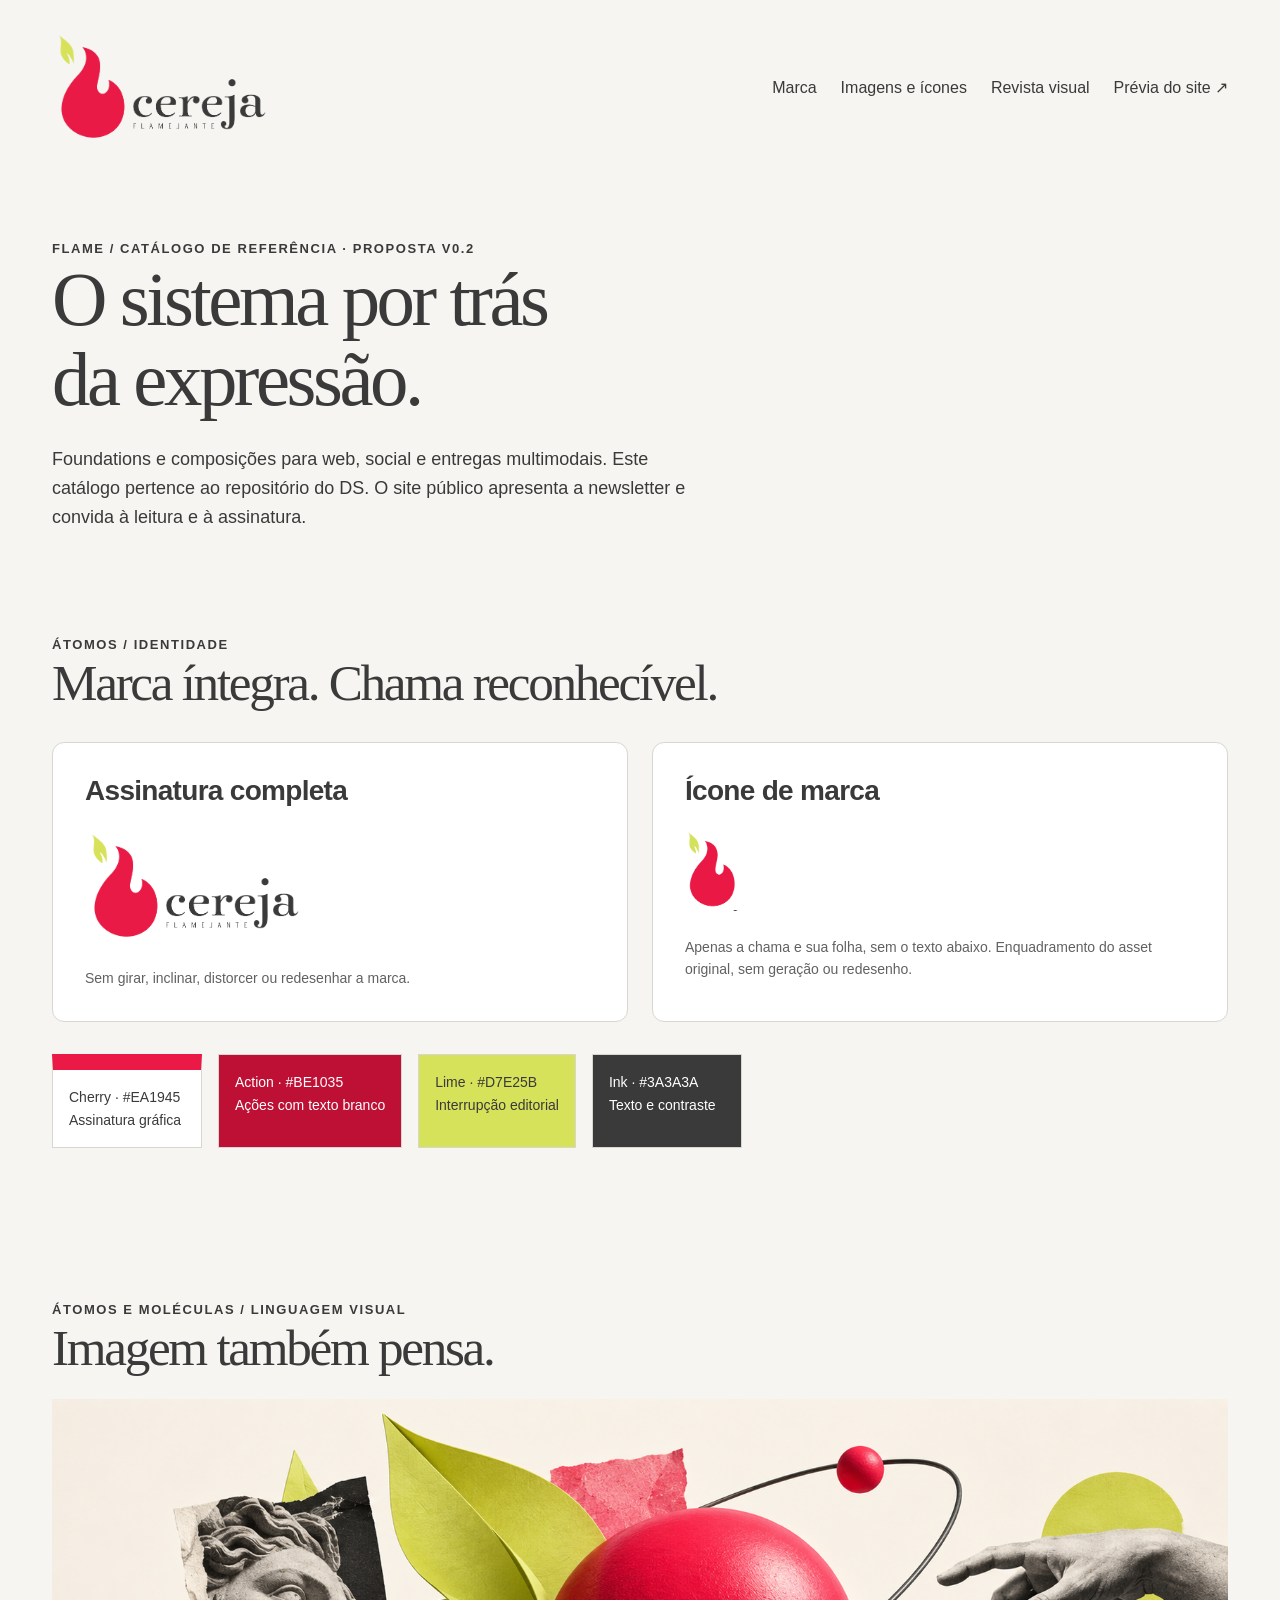
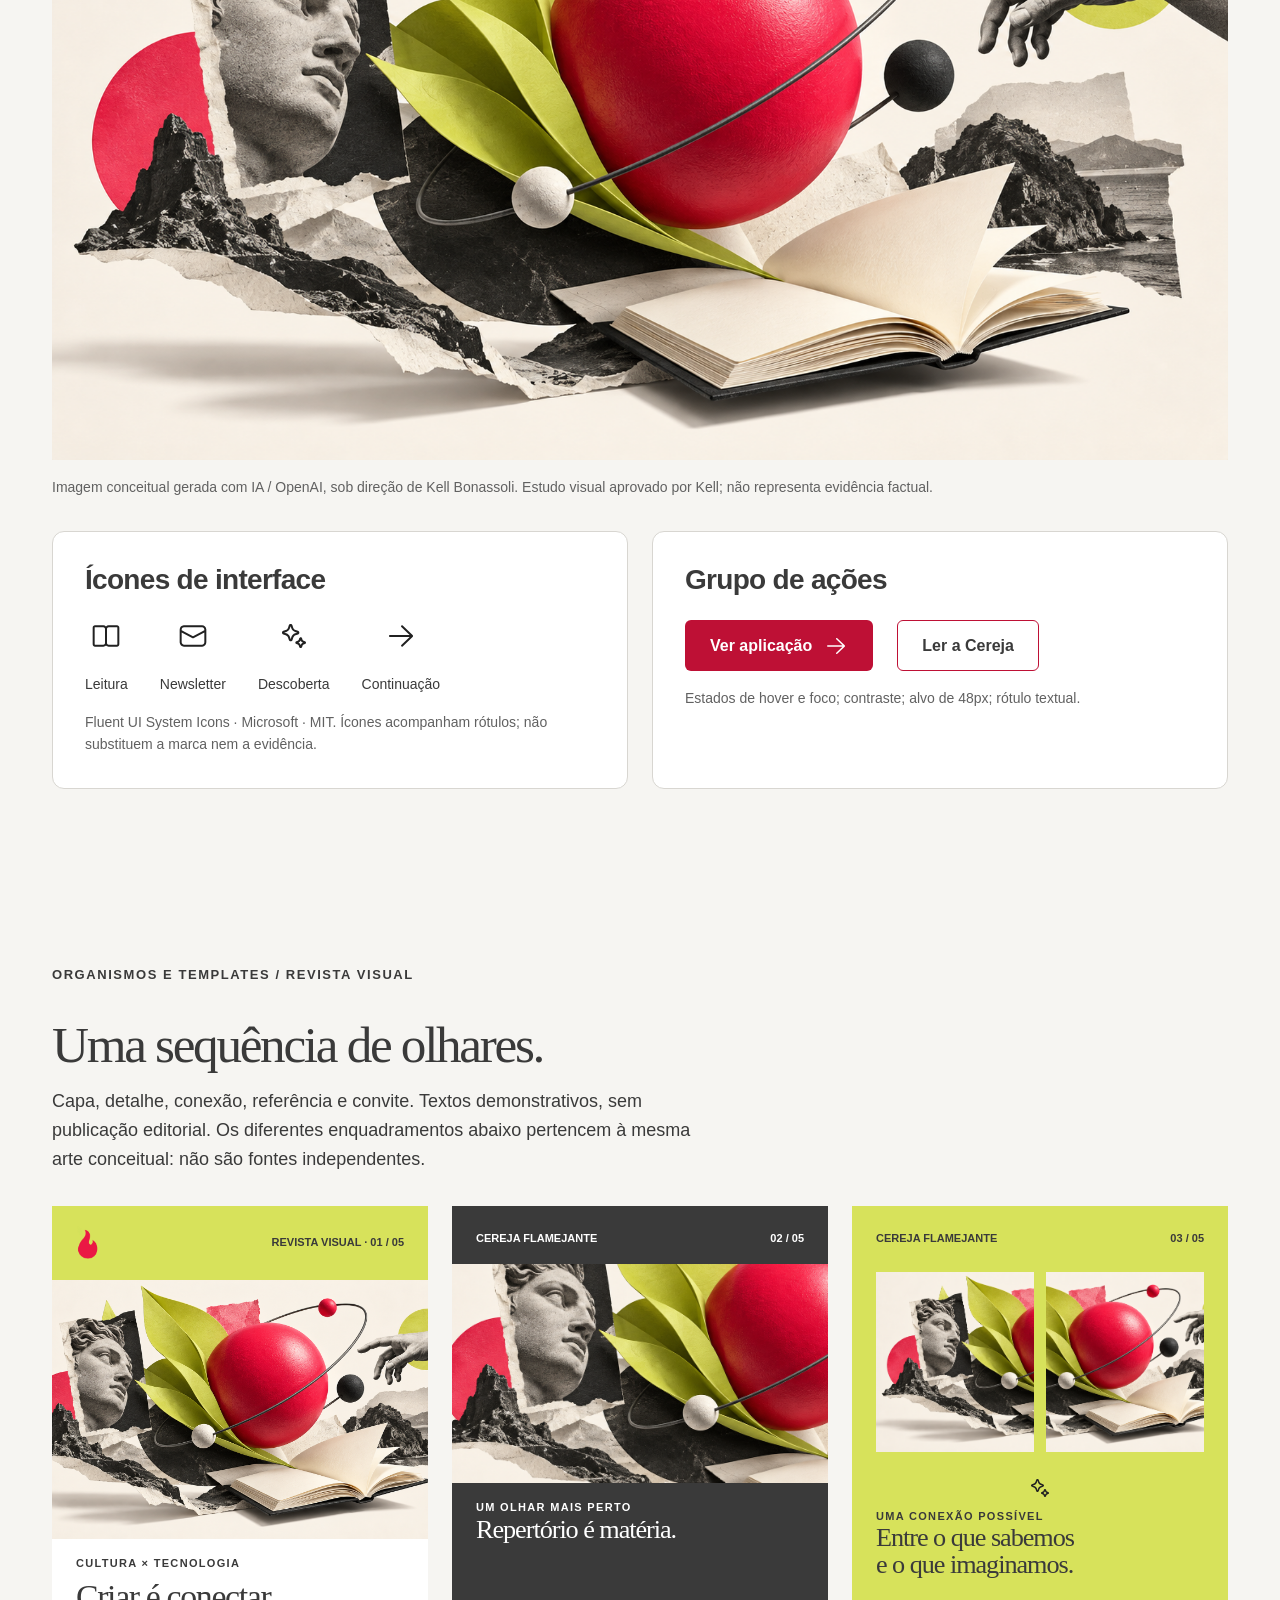
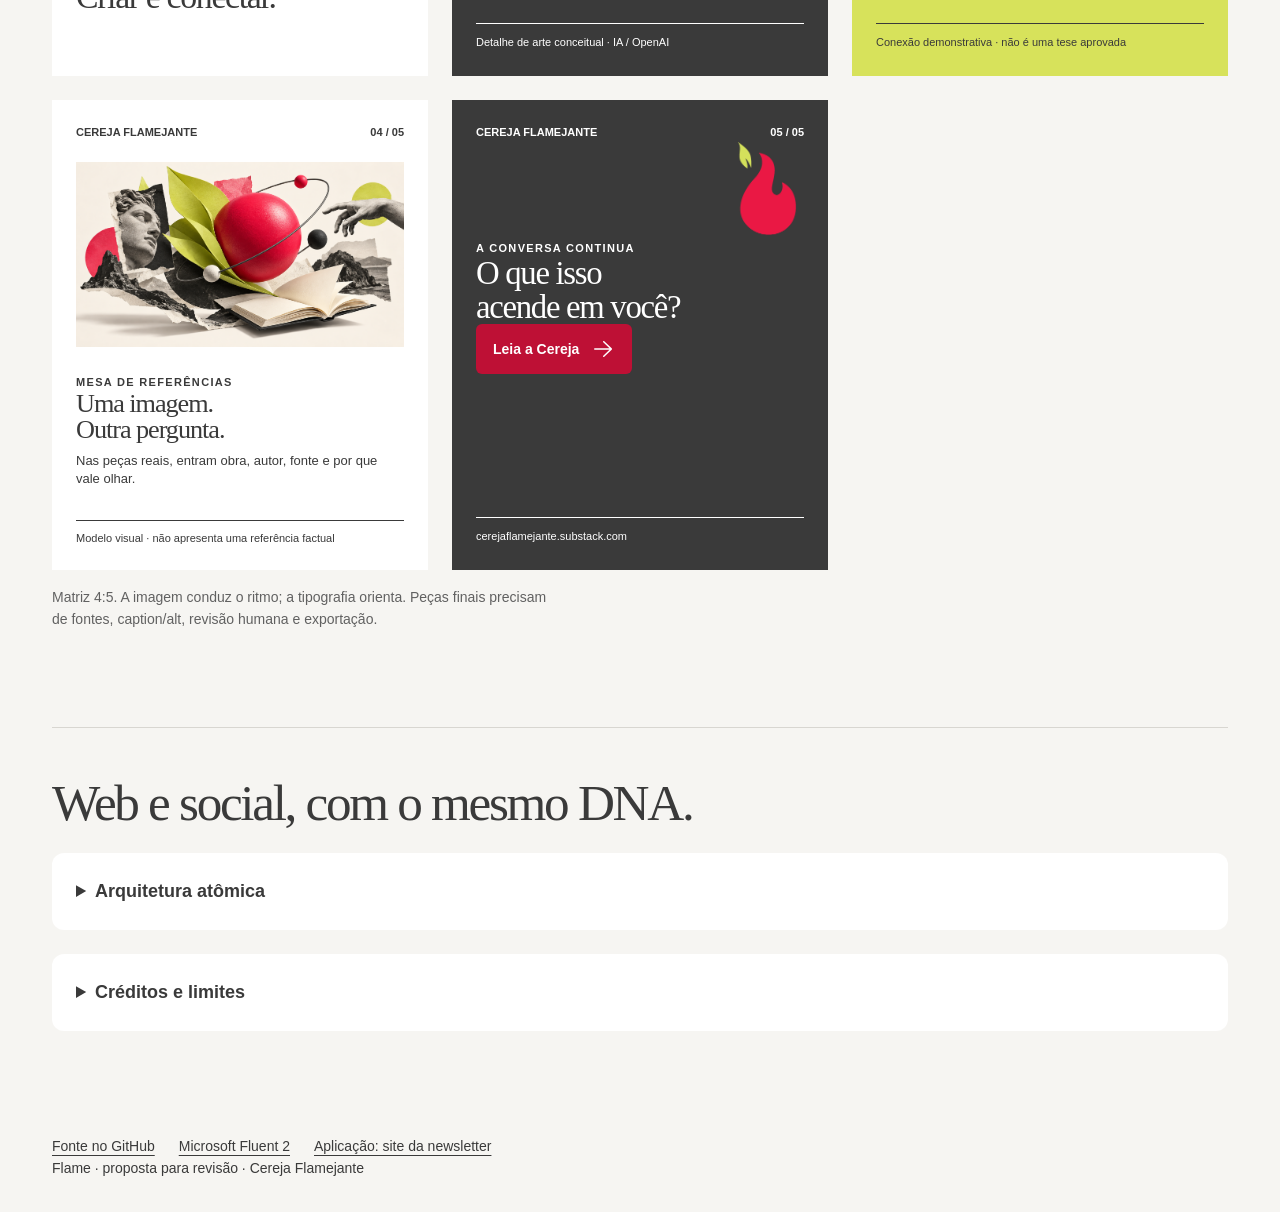
<file: brand/flame/prototype/index.html>
<!doctype html><html lang="pt-BR"><head><meta charset="utf-8"><meta name="viewport" content="width=device-width,initial-scale=1"><title>Flame — catálogo do design system</title><link rel="stylesheet" href="tokens.css"><link rel="icon" href="assets/flame.svg"></head><body><a class="skip" href="#conteudo">Pular para o conteúdo</a>
<div class="wrap"><header class="ds-header"><img class="logo" src="assets/logo.png" alt="Cereja Flamejante"><nav class="ds-nav" aria-label="Catálogo Flame"><a href="#marca">Marca</a><a href="#midia">Imagens e ícones</a><a href="#social">Revista visual</a><a href="site.html">Prévia do site ↗</a></nav></header>
<main id="conteudo"><section class="ds-intro"><p class="eyebrow">Flame / catálogo de referência · proposta v0.2</p><h1>O sistema por trás<br>da expressão.</h1><p>Foundations e composições para web, social e entregas multimodais. Este catálogo pertence ao repositório do DS. O site público apresenta a newsletter e convida à leitura e à assinatura.</p></section>
<section id="marca" class="section"><p class="eyebrow">Átomos / identidade</p><h2>Marca íntegra. Chama reconhecível.</h2><div class="sample-grid"><article class="sample"><h3>Assinatura completa</h3><img class="logo" src="assets/logo.png" alt="Cereja Flamejante"><p class="caption">Sem girar, inclinar, distorcer ou redesenhar a marca.</p></article><article class="sample"><h3>Ícone de marca</h3><img src="assets/flame.svg" width="56" height="80" alt="Chama Cereja"><p class="caption">Apenas a chama e sua folha, sem o texto abaixo. Enquadramento do asset original, sem geração ou redesenho.</p></article></div>
<div class="swatches"><div class="swatch cherry">Cherry · #EA1945<br>Assinatura gráfica</div><div class="swatch action">Action · #BE1035<br>Ações com texto branco</div><div class="swatch lime">Lime · #D7E25B<br>Interrupção editorial</div><div class="swatch ink">Ink · #3A3A3A<br>Texto e contraste</div></div></section>
<section id="midia" class="section"><p class="eyebrow">Átomos e moléculas / linguagem visual</p><h2>Imagem também pensa.</h2><img class="art-example" src="assets/editorial-connections.png" alt="Arte conceitual em colagem: escultura clássica, esfera rosa com órbita, papéis lima e um livro aberto."><p class="caption">Imagem conceitual gerada com IA / OpenAI, sob direção de Kell Bonassoli. Estudo visual aprovado por Kell; não representa evidência factual.</p>
<div class="sample-grid"><article class="sample"><h3>Ícones de interface</h3><div class="icon-set"><figure><img src="assets/icons/book-open.svg" alt=""><figcaption>Leitura</figcaption></figure><figure><img src="assets/icons/mail.svg" alt=""><figcaption>Newsletter</figcaption></figure><figure><img src="assets/icons/sparkle.svg" alt=""><figcaption>Descoberta</figcaption></figure><figure><img src="assets/icons/arrow-right.svg" alt=""><figcaption>Continuação</figcaption></figure></div><p class="caption">Fluent UI System Icons · Microsoft · MIT. Ícones acompanham rótulos; não substituem a marca nem a evidência.</p></article><article class="sample"><h3>Grupo de ações</h3><div class="actions"><a class="button" href="site.html">Ver aplicação <img class="icon" src="assets/icons/arrow-right.svg" alt=""></a><a class="button secondary" href="https://cerejaflamejante.substack.com/">Ler a Cereja</a></div><p class="caption">Estados de hover e foco; contraste; alvo de 48px; rótulo textual.</p></article></div></section>
<section id="social" class="lab"><p class="eyebrow">Organismos e templates / revista visual</p><h2>Uma sequência de olhares.</h2><p>Capa, detalhe, conexão, referência e convite. Textos demonstrativos, sem publicação editorial. Os diferentes enquadramentos abaixo pertencem à mesma arte conceitual: não são fontes independentes.</p>
<div class="magazine">
<article class="spread art-cover"><div class="ordinal"><img class="brand-icon" src="assets/flame.svg" alt=""><span>REVISTA VISUAL · 01 / 05</span></div><img class="art" src="assets/editorial-connections.png" alt=""><div class="title-block"><p class="kicker">Cultura × tecnologia</p><h3>Criar é conectar.</h3></div></article>
<article class="spread image-detail"><div class="ordinal"><span>CEREJA FLAMEJANTE</span><span>02 / 05</span></div><div class="detail-window"><img class="art" src="assets/editorial-connections.png" alt="Detalhe da escultura e dos papéis na colagem."></div><p class="kicker">Um olhar mais perto</p><h3>Repertório é matéria.</h3><p class="foot">Detalhe de arte conceitual · IA / OpenAI</p></article>
<article class="spread connection"><div class="ordinal"><span>CEREJA FLAMEJANTE</span><span>03 / 05</span></div><div class="visual-pair"><img class="culture" src="assets/editorial-connections.png" alt="Enquadramento cultural da mesma arte."><img class="technology" src="assets/editorial-connections.png" alt="Enquadramento orbital da mesma arte."></div><img class="icon" src="assets/icons/sparkle.svg" alt=""><p class="kicker">Uma conexão possível</p><h3>Entre o que sabemos<br>e o que imaginamos.</h3><p class="foot">Conexão demonstrativa · não é uma tese aprovada</p></article>
<article class="spread reference-spread"><div class="ordinal"><span>CEREJA FLAMEJANTE</span><span>04 / 05</span></div><img class="reference-image" src="assets/editorial-connections.png" alt="Livro aberto na arte conceitual."><p class="kicker">Mesa de referências</p><h3>Uma imagem.<br>Outra pergunta.</h3><p>Nas peças reais, entram obra, autor, fonte e por que vale olhar.</p><p class="foot">Modelo visual · não apresenta uma referência factual</p></article>
<article class="spread exit-spread"><div class="ordinal"><span>CEREJA FLAMEJANTE</span><span>05 / 05</span></div><img class="large-flame" src="assets/flame.svg" alt=""><div><p class="kicker">A conversa continua</p><h3>O que isso<br>acende em você?</h3></div><a class="button" href="https://cerejaflamejante.substack.com/">Leia a Cereja <img class="icon" src="assets/icons/arrow-right.svg" alt=""></a><p class="foot">cerejaflamejante.substack.com</p></article>
</div><p class="caption">Matriz 4:5. A imagem conduz o ritmo; a tipografia orienta. Peças finais precisam de fontes, caption/alt, revisão humana e exportação.</p></section>
<section class="spec"><h2>Web e social, com o mesmo DNA.</h2><details><summary>Arquitetura atômica</summary><p>Átomos: cor, tipo, espaço, foco, marca, ícone e imagem. Moléculas: ação, metadado e linha de fonte. Organismos: hero, EvidenceStack, composição editorial e Research Desk. Templates: site de entrada, carrossel, stories e roteiro audiovisual.</p></details><details><summary>Créditos e limites</summary><p>Identidade: Cereja Flamejante / Kell Bonassoli. Referência de UI: Microsoft Fluent 2. Ícones: Microsoft Fluent UI System Icons, MIT. Arte: gerada com IA / OpenAI sob direção de Kell. Imagens conceituais nunca substituem fontes. Este catálogo não é o site público, nem uma migração de produção.</p></details></section>
</main><footer><a href="https://github.com/eusouakell/cereja-knowledge-system/tree/flame-fluent-cereja/brand/flame">Fonte no GitHub</a><a href="https://fluent2.microsoft.design/">Microsoft Fluent 2</a><a href="site.html">Aplicação: site da newsletter</a><p>Flame · proposta para revisão · Cereja Flamejante</p></footer></div></body></html>
</file>
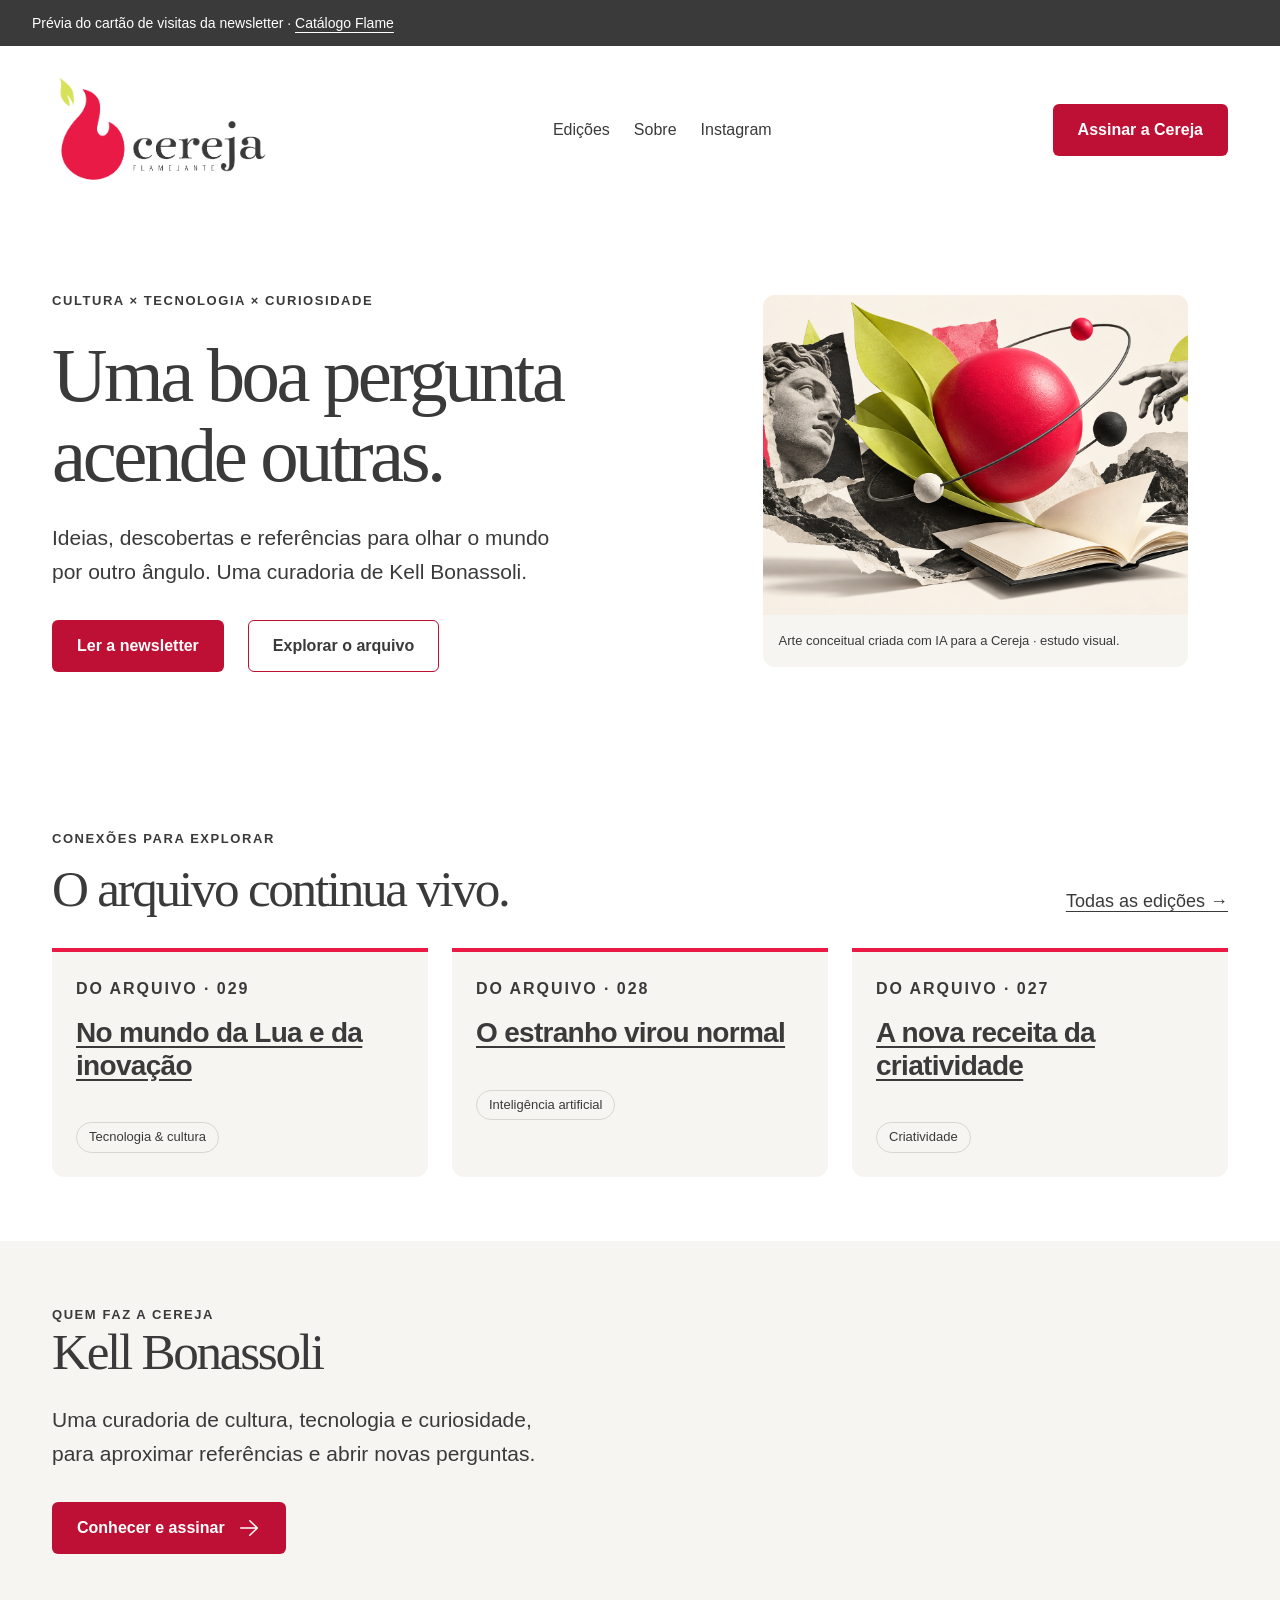
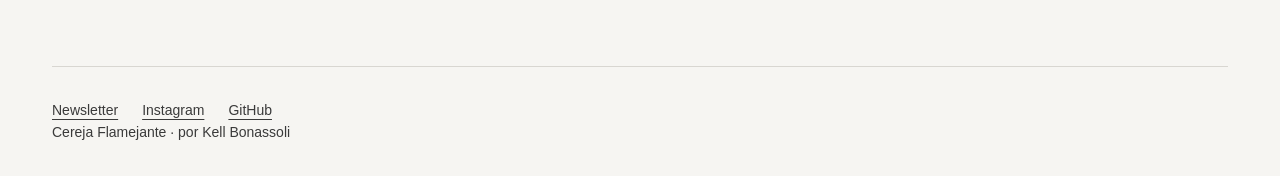
<file: brand/flame/prototype/site.html>
<!doctype html>
<html lang="pt-BR"><head><meta charset="utf-8"><meta name="viewport" content="width=device-width,initial-scale=1"><title>Cereja Flamejante — cultura, tecnologia e curiosidade</title><link rel="stylesheet" href="tokens.css"><link rel="icon" href="assets/flame.svg"></head>
<body><a class="skip" href="#conteudo">Pular para o conteúdo</a>
<div class="application-note">Prévia do cartão de visitas da newsletter · <a href="index.html">Catálogo Flame</a></div>
<main id="conteudo">
<div class="site"><div class="wrap">
<header><img class="logo" src="assets/logo.png" alt="Cereja Flamejante"><nav aria-label="Navegação do protótipo"><a href="#edicoes">Edições</a><a href="#sobre">Sobre</a><a href="https://www.instagram.com/cerejaflamejante/">Instagram</a></nav><a class="button" href="https://cerejaflamejante.substack.com/">Assinar a Cereja</a></header>
<section class="hero" aria-label="Abertura do site"><div><p class="eyebrow">Cultura × tecnologia × curiosidade</p><h1>Uma boa pergunta<br>acende outras.</h1><p class="lead">Ideias, descobertas e referências para olhar o mundo por outro ângulo. Uma curadoria de Kell Bonassoli.</p><div class="actions"><a class="button" href="https://cerejaflamejante.substack.com/">Ler a newsletter</a><a class="button secondary" href="#edicoes">Explorar o arquivo</a></div></div>
<figure class="site-art"><img src="assets/editorial-connections.png" alt="Colagem conceitual: esfera rosa, folhas de papel lima, escultura clássica, órbita e livro aberto conectam cultura e tecnologia."><figcaption>Arte conceitual criada com IA para a Cereja · estudo visual.</figcaption></figure></section>
<section id="edicoes" class="section"><div class="section-heading"><div><p class="eyebrow">Conexões para explorar</p><h2>O arquivo continua vivo.</h2></div><a href="https://cerejaflamejante.substack.com/archive">Todas as edições →</a></div>
<div class="issue-grid"><article class="issue"><p class="eyebrow">Do arquivo · 029</p><h3><a href="https://cerejaflamejante.substack.com/p/029-no-mundo-da-lua-e-da-inovacao">No mundo da Lua e da inovação</a></h3><span class="tag">Tecnologia & cultura</span></article><article class="issue"><p class="eyebrow">Do arquivo · 028</p><h3><a href="https://cerejaflamejante.substack.com/p/028-o-estranho-virou-normal">O estranho virou normal</a></h3><span class="tag">Inteligência artificial</span></article><article class="issue"><p class="eyebrow">Do arquivo · 027</p><h3><a href="https://cerejaflamejante.substack.com/p/027-a-nova-receita-da-criatividade">A nova receita da criatividade</a></h3><span class="tag">Criatividade</span></article></div></section>
</div></div>
<div class="wrap"><section id="sobre" class="section"><p class="eyebrow">Quem faz a Cereja</p><h2>Kell Bonassoli</h2><p class="lead">Uma curadoria de cultura, tecnologia e curiosidade, para aproximar referências e abrir novas perguntas.</p><a class="button" href="https://cerejaflamejante.substack.com/">Conhecer e assinar <img class="icon" src="assets/icons/arrow-right.svg" alt=""></a></section><footer class="site-footer"><a href="https://cerejaflamejante.substack.com/">Newsletter</a><a href="https://www.instagram.com/cerejaflamejante/">Instagram</a><a href="https://github.com/eusouakell/cereja-knowledge-system">GitHub</a><p>Cereja Flamejante · por Kell Bonassoli</p></footer></div></main></body></html>
</file>
<file: brand/flame/prototype/tokens.css>
:root{
--flame-brand-cherry:#EA1945;--flame-action-cherry:#BE1035;--flame-brand-lime:#D7E25B;--flame-ink:#3A3A3A;
--color-canvas:#fff;--color-surface-soft:#F6F5F2;--color-surface-raised:#fff;--color-text:var(--flame-ink);--color-muted:#616161;--color-border:#D8D6D1;--color-action:var(--flame-action-cherry);--color-focus:var(--flame-action-cherry);
--font-display:Georgia,'Times New Roman',serif;--font-body:Arial,Helvetica,sans-serif;
--space-xs:4px;--space-sm:8px;--space-md:16px;--space-lg:24px;--space-xl:32px;--space-section:64px;
--radius-control:6px;--radius-surface:12px;--radius-editorial:0;--radius-tag:999px;
--shadow-rest:0 2px 8px #3a3a3a0d;--shadow-hover:0 8px 24px #3a3a3a14;--motion-fast:160ms;--ease-standard:cubic-bezier(.2,.7,.2,1);
}
*{box-sizing:border-box}html{scroll-behavior:auto}body{margin:0;background:var(--color-surface-soft);color:var(--color-text);font:18px/1.6 var(--font-body)}a{color:inherit;text-underline-offset:4px}a:hover{color:var(--color-action)}a:focus-visible,summary:focus-visible{outline:3px solid var(--color-focus);outline-offset:5px}h1,h2,h3,p{margin:0}h1,h2{font-family:var(--font-display);font-weight:400;letter-spacing:-.045em;line-height:1.05}h1{font-size:clamp(48px,6vw,84px)}h2{font-size:clamp(36px,4vw,56px)}h3{line-height:1.15;letter-spacing:-.025em;font-size:28px}.wrap{max-width:1240px;margin:auto;padding:0 32px}.top{padding:16px 32px;background:var(--flame-ink);color:white;font-size:14px;display:flex;justify-content:space-between;gap:16px;flex-wrap:wrap}.top a:hover{color:var(--flame-brand-lime)}.site{background:var(--color-canvas)}header{padding:28px 0;display:flex;justify-content:space-between;align-items:center;gap:24px}.logo{width:220px;height:auto}nav,.actions{display:flex;align-items:center;gap:24px;flex-wrap:wrap}nav a{text-decoration:none;font-size:16px}.button{display:inline-flex;align-items:center;justify-content:center;min-height:48px;padding:12px 24px;border-radius:var(--radius-control);background:var(--color-action);color:white;font-size:16px;font-weight:700;text-decoration:none;border:1px solid transparent;transition:box-shadow var(--motion-fast) var(--ease-standard)}.button:hover{color:white;box-shadow:var(--shadow-hover)}.secondary{background:white;border-color:var(--color-action);color:var(--flame-ink)}.secondary:hover{color:var(--color-action)}.eyebrow{font-size:13px;font-weight:700;text-transform:uppercase;letter-spacing:.12em}.hero{display:grid;grid-template-columns:1.2fr 1fr;gap:64px;align-items:center;padding:64px 0 80px}.hero .eyebrow{margin-bottom:24px}.lead{font-size:21px;max-width:45ch;margin:24px 0 32px}.cover{position:relative;padding:40px;background:var(--flame-brand-lime);border-radius:var(--radius-surface);box-shadow:var(--shadow-rest);overflow:hidden;min-height:430px}.cover .number{font-size:110px;font-weight:800;line-height:1;letter-spacing:-.08em;margin:24px 0}.cover h2{font-size:48px}.cover .read{display:inline-block;margin-top:24px;font-weight:700}.cover .mark{position:absolute;right:24px;top:24px;width:58px;transform:none}.section{padding:64px 0}.section-heading{display:flex;justify-content:space-between;align-items:end;gap:24px;margin-bottom:32px}.section-heading h2{margin-top:12px}.issue-grid{display:grid;grid-template-columns:repeat(3,1fr);gap:24px}.issue{border-top:4px solid var(--flame-brand-cherry);padding:24px;background:var(--color-surface-soft);border-radius:0 0 var(--radius-surface) var(--radius-surface)}.issue h3{margin:16px 0}.issue p{font-size:16px}.tag{display:inline-block;border:1px solid var(--color-border);border-radius:var(--radius-tag);padding:4px 12px;font-size:13px;margin-top:24px}.lab{padding:64px 0}.lab>p{max-width:65ch;margin:16px 0 32px}.social-grid{display:grid;grid-template-columns:repeat(3,1fr);gap:24px}.slide{aspect-ratio:4/5;padding:28px;background:var(--flame-brand-lime);display:flex;flex-direction:column;justify-content:space-between;overflow:hidden}.slide h3{font-family:var(--font-display);font-weight:400;font-size:clamp(32px,3.4vw,48px);letter-spacing:-.05em;line-height:1.05}.slide p{font-size:17px}.slide .ordinal{font-size:13px;font-weight:700;display:flex;justify-content:space-between}.slide .giant{font-size:72px;line-height:1;font-weight:800;letter-spacing:-.07em}.slide.dark{background:var(--flame-ink);color:white}.slide.dark .eyebrow{color:var(--flame-brand-lime)}.slide.paper{background:white;border-top:8px solid var(--flame-brand-cherry)}.slide .bottom{font-size:13px;border-top:1px solid currentColor;padding-top:12px}.story-row{display:grid;grid-template-columns:320px 1fr;gap:64px;align-items:center;margin-top:48px}.story{aspect-ratio:9/16;background:var(--flame-ink);color:white;padding:40px 24px;display:flex;flex-direction:column;justify-content:space-between}.story h3{font:400 44px/1.1 var(--font-display)}.story .note{padding:24px;background:var(--flame-brand-lime);color:var(--flame-ink);transform:rotate(-3deg);font-size:21px}.story-meta{font-size:13px}.story-description h3{margin-bottom:16px}.story-description p{max-width:50ch}.spec{padding:48px 0;border-top:1px solid var(--color-border)}details{margin:24px 0;background:white;padding:24px;border-radius:var(--radius-surface)}summary{cursor:pointer;font-weight:700}details p{margin-top:16px}.swatches{display:flex;gap:16px;flex-wrap:wrap;margin:24px 0}.swatch{padding:16px;border:1px solid var(--color-border);min-width:150px;font-size:14px}.cherry{background:white;border-top:16px solid var(--flame-brand-cherry)}.action{background:var(--color-action);color:white}.lime{background:var(--flame-brand-lime)}.ink{background:var(--flame-ink);color:white}.skip{position:absolute;top:-100px;left:16px;background:white;padding:16px;z-index:2}.skip:focus{top:16px}.caption{font-size:14px;color:var(--color-muted);margin-top:16px}footer{padding:32px 0;font-size:14px}footer a{margin-right:24px}
@media(max-width:900px){header{flex-wrap:wrap}.hero{gap:32px}.issue-grid{grid-template-columns:1fr}.social-grid{grid-template-columns:repeat(2,1fr)}.slide h3{font-size:40px}}
@media(max-width:620px){.wrap{padding:0 20px}.top{padding:12px 20px}.hero{grid-template-columns:1fr;padding-top:32px;gap:32px}.logo{width:180px}.hero .cover{min-height:380px;padding:28px}.section-heading{align-items:start;flex-direction:column}.social-grid{grid-template-columns:1fr}.slide{max-width:420px;width:100%;margin:auto}.slide h3{font-size:48px}.story-row{grid-template-columns:1fr;gap:32px}.story{max-width:320px;width:100%;margin:auto}.section,.lab{padding:48px 0}.lead{font-size:20px}}
@media(prefers-reduced-motion:reduce){html{scroll-behavior:auto}*{transition:none!important}}
/* Catalogue and newsletter application are separate surfaces. */
.icon{width:24px;height:24px;flex-shrink:0;vertical-align:middle}.button .icon{filter:brightness(0) invert(1);margin-left:12px}.secondary .icon{filter:none}
.brand-icon{width:24px;height:34px;object-fit:contain;transform:none!important}.ds-header{padding:32px 0;display:flex;justify-content:space-between;align-items:center;gap:24px;flex-wrap:wrap}.ds-intro{padding:40px 0}.ds-intro p{max-width:66ch;margin-top:24px}.ds-nav{display:flex;gap:24px;flex-wrap:wrap}.sample-grid{display:grid;grid-template-columns:repeat(2,1fr);gap:24px;margin:32px 0}.sample{padding:32px;background:white;border:1px solid var(--color-border);border-radius:12px}.sample h3{margin-bottom:24px}.icon-set{display:flex;gap:32px;flex-wrap:wrap}.icon-set figure{margin:0;text-align:center}.icon-set img{width:32px;height:32px}.icon-set figcaption{font-size:14px;margin-top:12px}
.magazine{display:grid;grid-template-columns:repeat(3,minmax(0,1fr));gap:24px;margin-top:32px}.spread{position:relative;aspect-ratio:4/5;container-type:inline-size;overflow:hidden;background:white;display:flex;flex-direction:column;padding:24px}.spread .ordinal{font-size:11px;font-weight:700;display:flex;align-items:center;justify-content:space-between;gap:8px;z-index:1}.spread h3{font:400 clamp(30px,10cqw,44px)/1.02 var(--font-display);letter-spacing:-.04em}.spread .kicker{font-size:11px;font-weight:700;letter-spacing:.12em;text-transform:uppercase}.spread .foot{font-size:11px;border-top:1px solid currentColor;padding-top:10px;z-index:1;margin-top:auto}.art-cover{padding:0}.art-cover .ordinal{padding:20px 24px;background:var(--flame-brand-lime)}.art-cover .art{width:100%;height:55%;object-fit:cover;object-position:48% 50%;min-height:0}.art-cover .title-block{padding:16px 24px;background:white;flex:1}.art-cover h3{font-size:clamp(28px,9cqw,40px);margin-top:8px}.image-detail{background:var(--flame-ink);color:white}.image-detail .art{width:calc(100% + 48px);height:53%;object-fit:cover;object-position:18% 45%;margin:16px -24px}.image-detail h3{font-size:clamp(26px,8cqw,36px);margin-bottom:16px}.connection{background:var(--flame-brand-lime)}.connection .visual-pair{display:grid;grid-template-columns:1fr 1fr;gap:12px;margin:24px 0 16px}.visual-pair img{width:100%;height:180px;object-fit:cover}.visual-pair .culture{object-position:left}.visual-pair .technology{object-position:70%}.connection h3{font-size:clamp(25px,8cqw,34px)}.connection .icon{align-self:center;margin:8px 0}.reference-spread{background:white}.reference-spread .reference-image{width:100%;height:44%;object-fit:cover;object-position:80% 85%;margin:20px 0}.reference-spread h3{font-size:clamp(26px,8cqw,36px)}.reference-spread p{font-size:13px;line-height:1.4;margin-top:8px}.exit-spread{background:var(--flame-ink);color:white;justify-content:space-between}.exit-spread .large-flame{width:70px;height:98px;object-fit:contain;align-self:end}.exit-spread .button{font-size:14px;padding:12px 16px;align-self:start}.exit-spread h3{font-size:clamp(30px,10cqw,44px)}.art-example{width:100%;display:block;aspect-ratio:16/9;object-fit:cover;margin-top:24px}.site-art{padding:0;background:var(--color-surface-soft);border-radius:12px;overflow:hidden}.site-art>img{width:100%;display:block;aspect-ratio:4/3;object-fit:cover}.site-art figcaption{padding:16px;font-size:13px}.site-footer{border-top:1px solid var(--color-border);margin-top:48px}.application-note{font-size:14px;padding:12px 32px;background:var(--flame-ink);color:white}.application-note a:hover{color:var(--flame-brand-lime)}
@media(max-width:1050px){.magazine{grid-template-columns:repeat(2,minmax(0,1fr))}}
@media(max-width:620px){.sample-grid,.magazine{grid-template-columns:1fr}.spread{max-width:420px;width:100%;margin:auto}.ds-nav{gap:16px}.visual-pair img{height:140px}}

.detail-window{height:52%;margin:16px -24px;overflow:hidden}.detail-window .art{width:180%;height:100%;max-width:none;margin:0;object-fit:cover;object-position:left;transform:translateX(-5%)}.reference-spread .reference-image{object-fit:cover;object-position:right bottom;clip-path:inset(0);height:44%}
</file>
